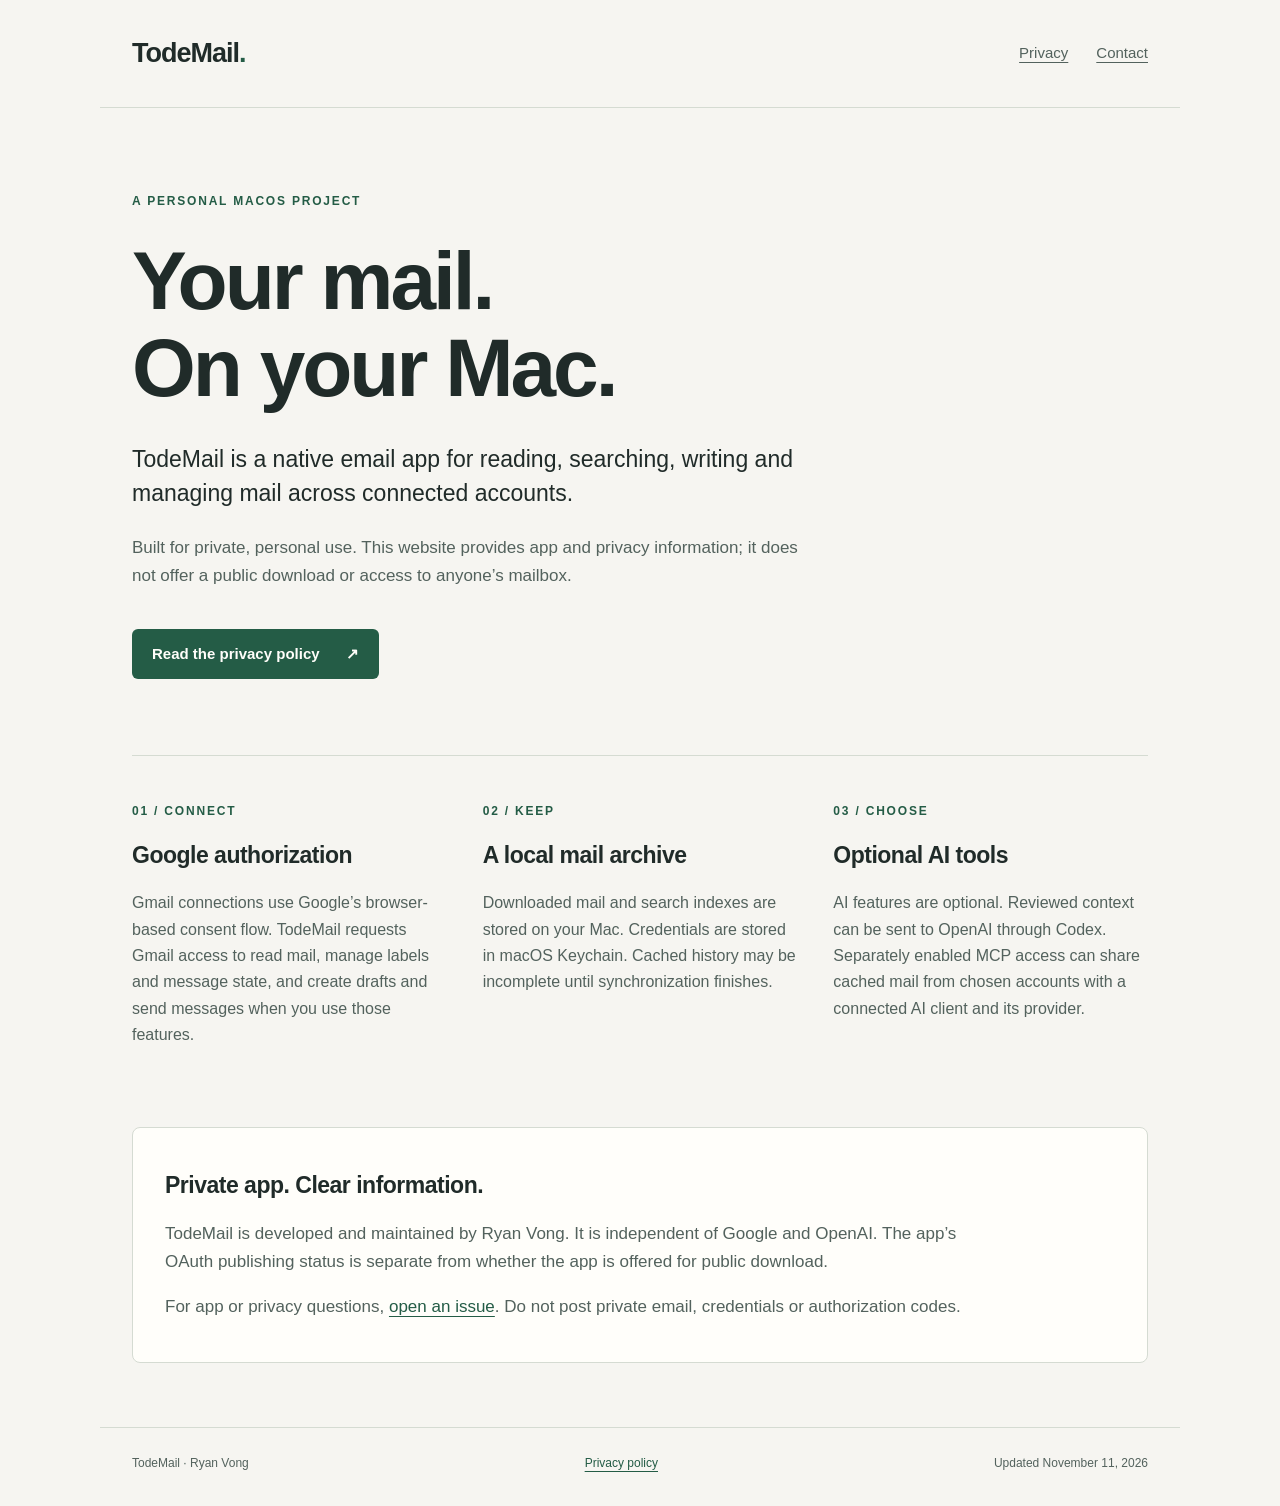
<file: index.html>
<!doctype html>
<html lang="en">
<head>
  <meta charset="utf-8">
  <meta name="viewport" content="width=device-width, initial-scale=1">
  <meta name="description" content="TodeMail is a privately used macOS email app with local mail search and optional AI tools.">
  <title>TodeMail — Personal email for Mac</title>
  <link rel="stylesheet" href="style.css">
</head>
<body>
  <header><a class="wordmark" href="./">TodeMail<span aria-hidden="true">.</span></a><nav aria-label="Main"><a href="privacy.html">Privacy</a><a href="https://github.com/vongster/todemail-info/issues">Contact</a></nav></header>
  <main>
    <section class="intro">
      <p class="eyebrow">A personal macOS project</p>
      <h1>Your mail.<br>On your Mac.</h1>
      <p class="lead">TodeMail is a native email app for reading, searching, writing and managing mail across connected accounts.</p>
      <p>Built for private, personal use. This website provides app and privacy information; it does not offer a public download or access to anyone’s mailbox.</p>
      <a class="button" href="privacy.html">Read the privacy policy <span aria-hidden="true">↗</span></a>
    </section>
    <section class="details" aria-label="How TodeMail works">
      <article><p class="number">01 / CONNECT</p><h2>Google authorization</h2><p>Gmail connections use Google’s browser-based consent flow. TodeMail requests Gmail access to read mail, manage labels and message state, and create drafts and send messages when you use those features.</p></article>
      <article><p class="number">02 / KEEP</p><h2>A local mail archive</h2><p>Downloaded mail and search indexes are stored on your Mac. Credentials are stored in macOS Keychain. Cached history may be incomplete until synchronization finishes.</p></article>
      <article><p class="number">03 / CHOOSE</p><h2>Optional AI tools</h2><p>AI features are optional. Reviewed context can be sent to OpenAI through Codex. Separately enabled MCP access can share cached mail from chosen accounts with a connected AI client and its provider.</p></article>
    </section>
    <section class="note"><h2>Private app. Clear information.</h2><p>TodeMail is developed and maintained by Ryan Vong. It is independent of Google and OpenAI. The app’s OAuth publishing status is separate from whether the app is offered for public download.</p><p>For app or privacy questions, <a href="https://github.com/vongster/todemail-info/issues">open an issue</a>. Do not post private email, credentials or authorization codes.</p></section>
  </main>
  <footer><span>TodeMail · Ryan Vong</span><a href="privacy.html">Privacy policy</a><span>Updated November 11, 2026</span></footer>
</body>
</html>
</file>
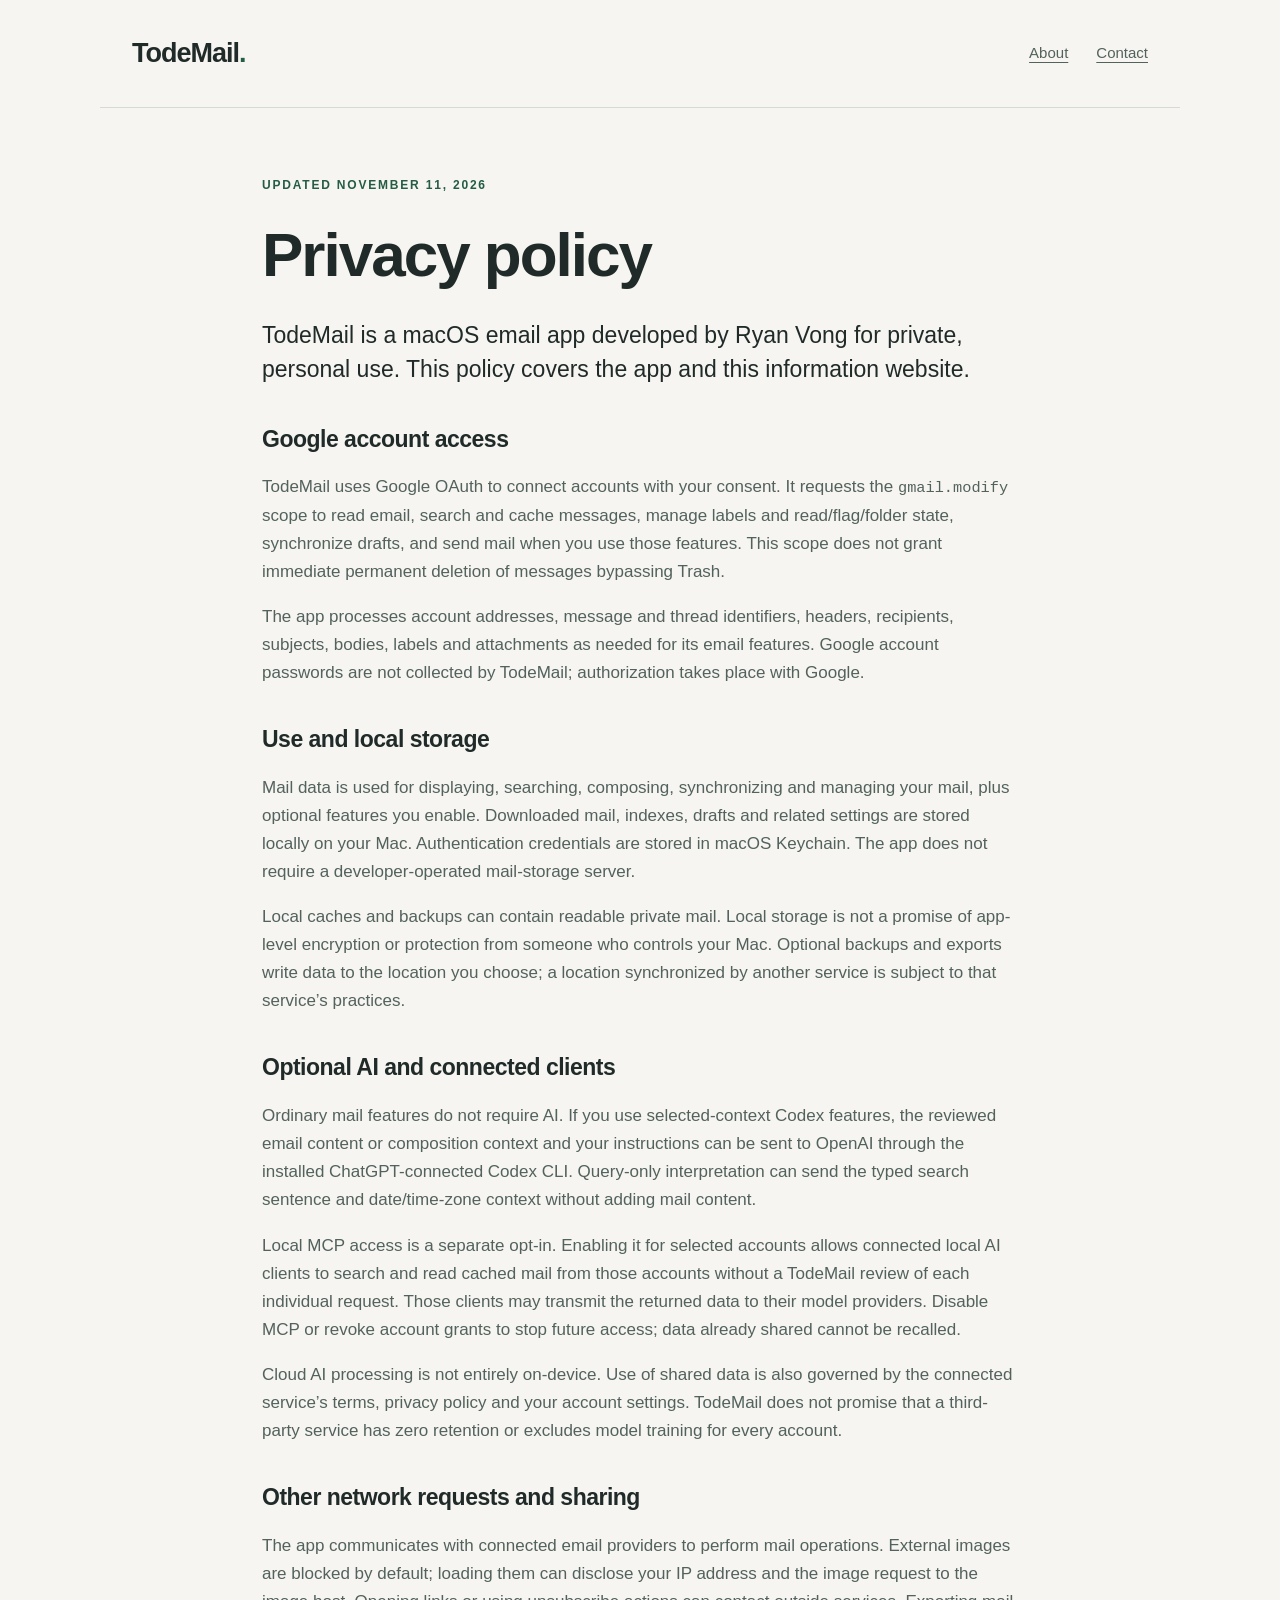
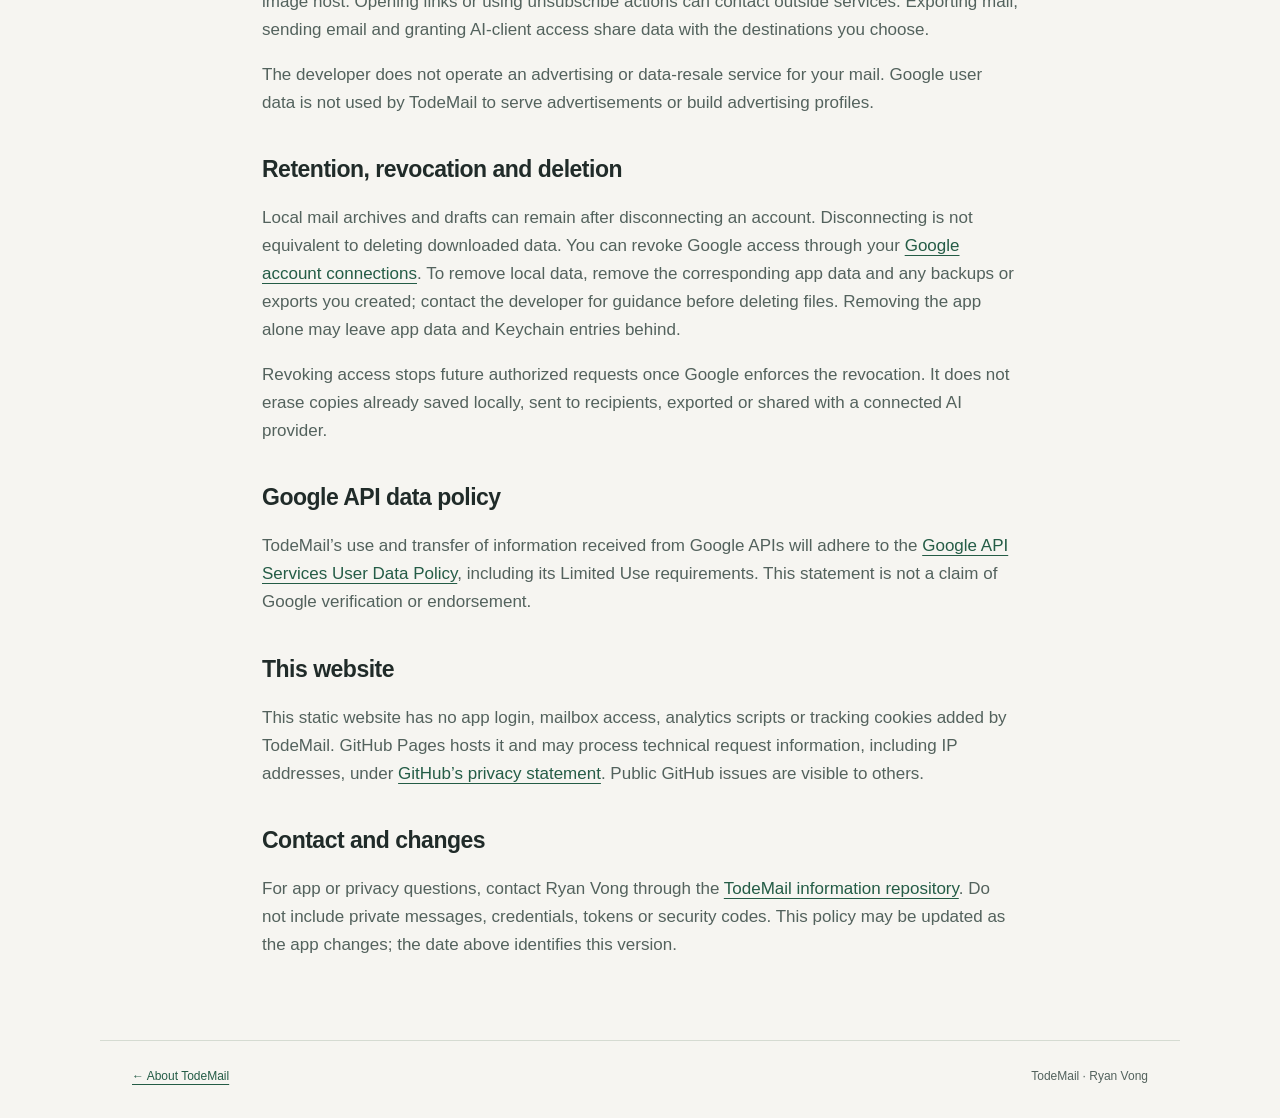
<file: privacy.html>
<!doctype html>
<html lang="en">
<head>
  <meta charset="utf-8">
  <meta name="viewport" content="width=device-width, initial-scale=1">
  <meta name="description" content="How TodeMail accesses, uses, stores and shares connected email data.">
  <title>Privacy policy — TodeMail</title>
  <link rel="stylesheet" href="style.css">
</head>
<body>
  <header><a class="wordmark" href="./">TodeMail<span aria-hidden="true">.</span></a><nav aria-label="Main"><a href="./">About</a><a href="https://github.com/vongster/todemail-info/issues">Contact</a></nav></header>
  <main class="policy">
    <p class="eyebrow">Updated November 11, 2026</p>
    <h1>Privacy policy</h1>
    <p class="lead">TodeMail is a macOS email app developed by Ryan Vong for private, personal use. This policy covers the app and this information website.</p>
    <h2>Google account access</h2>
    <p>TodeMail uses Google OAuth to connect accounts with your consent. It requests the <code>gmail.modify</code> scope to read email, search and cache messages, manage labels and read/flag/folder state, synchronize drafts, and send mail when you use those features. This scope does not grant immediate permanent deletion of messages bypassing Trash.</p>
    <p>The app processes account addresses, message and thread identifiers, headers, recipients, subjects, bodies, labels and attachments as needed for its email features. Google account passwords are not collected by TodeMail; authorization takes place with Google.</p>
    <h2>Use and local storage</h2>
    <p>Mail data is used for displaying, searching, composing, synchronizing and managing your mail, plus optional features you enable. Downloaded mail, indexes, drafts and related settings are stored locally on your Mac. Authentication credentials are stored in macOS Keychain. The app does not require a developer-operated mail-storage server.</p>
    <p>Local caches and backups can contain readable private mail. Local storage is not a promise of app-level encryption or protection from someone who controls your Mac. Optional backups and exports write data to the location you choose; a location synchronized by another service is subject to that service’s practices.</p>
    <h2>Optional AI and connected clients</h2>
    <p>Ordinary mail features do not require AI. If you use selected-context Codex features, the reviewed email content or composition context and your instructions can be sent to OpenAI through the installed ChatGPT-connected Codex CLI. Query-only interpretation can send the typed search sentence and date/time-zone context without adding mail content.</p>
    <p>Local MCP access is a separate opt-in. Enabling it for selected accounts allows connected local AI clients to search and read cached mail from those accounts without a TodeMail review of each individual request. Those clients may transmit the returned data to their model providers. Disable MCP or revoke account grants to stop future access; data already shared cannot be recalled.</p>
    <p>Cloud AI processing is not entirely on-device. Use of shared data is also governed by the connected service’s terms, privacy policy and your account settings. TodeMail does not promise that a third-party service has zero retention or excludes model training for every account.</p>
    <h2>Other network requests and sharing</h2>
    <p>The app communicates with connected email providers to perform mail operations. External images are blocked by default; loading them can disclose your IP address and the image request to the image host. Opening links or using unsubscribe actions can contact outside services. Exporting mail, sending email and granting AI-client access share data with the destinations you choose.</p>
    <p>The developer does not operate an advertising or data-resale service for your mail. Google user data is not used by TodeMail to serve advertisements or build advertising profiles.</p>
    <h2>Retention, revocation and deletion</h2>
    <p>Local mail archives and drafts can remain after disconnecting an account. Disconnecting is not equivalent to deleting downloaded data. You can revoke Google access through your <a href="https://myaccount.google.com/connections">Google account connections</a>. To remove local data, remove the corresponding app data and any backups or exports you created; contact the developer for guidance before deleting files. Removing the app alone may leave app data and Keychain entries behind.</p>
    <p>Revoking access stops future authorized requests once Google enforces the revocation. It does not erase copies already saved locally, sent to recipients, exported or shared with a connected AI provider.</p>
    <h2>Google API data policy</h2>
    <p>TodeMail’s use and transfer of information received from Google APIs will adhere to the <a href="https://developers.google.com/terms/api-services-user-data-policy">Google API Services User Data Policy</a>, including its Limited Use requirements. This statement is not a claim of Google verification or endorsement.</p>
    <h2>This website</h2>
    <p>This static website has no app login, mailbox access, analytics scripts or tracking cookies added by TodeMail. GitHub Pages hosts it and may process technical request information, including IP addresses, under <a href="https://docs.github.com/en/site-policy/privacy-policies/github-general-privacy-statement">GitHub’s privacy statement</a>. Public GitHub issues are visible to others.</p>
    <h2>Contact and changes</h2>
    <p>For app or privacy questions, contact Ryan Vong through the <a href="https://github.com/vongster/todemail-info/issues">TodeMail information repository</a>. Do not include private messages, credentials, tokens or security codes. This policy may be updated as the app changes; the date above identifies this version.</p>
  </main>
  <footer><a href="./">← About TodeMail</a><span>TodeMail · Ryan Vong</span></footer>
</body>
</html>
</file>
<file: style.css>
:root { color-scheme: light dark; --bg: #f6f5f1; --surface: #fffefa; --ink: #202b29; --muted: #53625d; --line: #d5dbd2; --accent: #245c46; }
* { box-sizing: border-box; }
body { margin: 0; background: var(--bg); color: var(--ink); font: 17px/1.65 -apple-system, BlinkMacSystemFont, "Segoe UI", sans-serif; }
header, main, footer { max-width: 1080px; margin: auto; padding-left: 32px; padding-right: 32px; }
header { min-height: 108px; display: flex; align-items: center; justify-content: space-between; gap: 24px; border-bottom: 1px solid var(--line); }
a { color: var(--accent); text-underline-offset: 4px; }
a:focus-visible { outline: 3px solid var(--accent); outline-offset: 6px; }
.wordmark { color: var(--ink); font-size: 27px; font-weight: 750; letter-spacing: -1px; text-decoration: none; }
.wordmark span { color: var(--accent); }
nav { display: flex; gap: 28px; font-size: 15px; }
nav a { color: var(--muted); }
.intro { max-width: 790px; padding: 72px 0 76px; }
.eyebrow, .number { font-size: 12px; letter-spacing: 1.8px; text-transform: uppercase; font-weight: 700; color: var(--accent); }
h1 { font-size: clamp(44px, 7vw, 82px); line-height: 1.06; letter-spacing: -3px; font-weight: 650; margin: 26px 0 30px; }
.lead { font-size: 23px; line-height: 1.5; color: var(--ink); }
p { color: var(--muted); }
.intro > p:not(.eyebrow) { max-width: 680px; }
.button { display: inline-flex; gap: 26px; margin-top: 22px; padding: 13px 20px; border-radius: 6px; background: var(--accent); color: var(--surface); text-decoration: none; font-size: 15px; font-weight: 650; }
.details { display: grid; grid-template-columns: repeat(3, 1fr); gap: 36px; border-top: 1px solid var(--line); padding: 34px 0; }
h2 { font-size: 23px; line-height: 1.3; letter-spacing: -.5px; font-weight: 650; }
.details p:not(.number) { font-size: 16px; }
.note { margin: 28px 0 64px; padding: 24px 32px; border: 1px solid var(--line); background: var(--surface); border-radius: 8px; }
.note p { max-width: 800px; }
footer { display: flex; flex-wrap: wrap; justify-content: space-between; gap: 18px; padding-top: 26px; padding-bottom: 32px; font-size: 12px; color: var(--muted); border-top: 1px solid var(--line); }
.policy { max-width: 820px; padding-top: 56px; padding-bottom: 64px; }
.policy h1 { font-size: clamp(40px, 7vw, 62px); letter-spacing: -2px; }
.policy h2 { margin-top: 38px; }
code { overflow-wrap: anywhere; font-size: .9em; }
@media (max-width: 700px) { header, main, footer { padding-left: 22px; padding-right: 22px; } header { min-height: 84px; } nav { gap: 18px; } .intro { padding: 42px 0; } h1 { letter-spacing: -2px; } .lead { font-size: 20px; } .details { grid-template-columns: 1fr; gap: 12px; } .note { padding: 18px 22px; } }
@media (prefers-color-scheme: dark) { :root { --bg: #171e1b; --surface: #202924; --ink: #eef2e9; --muted: #b1bfb4; --line: #3a4940; --accent: #a0d6b2; } .button { color: #17271e; } }
</file>
